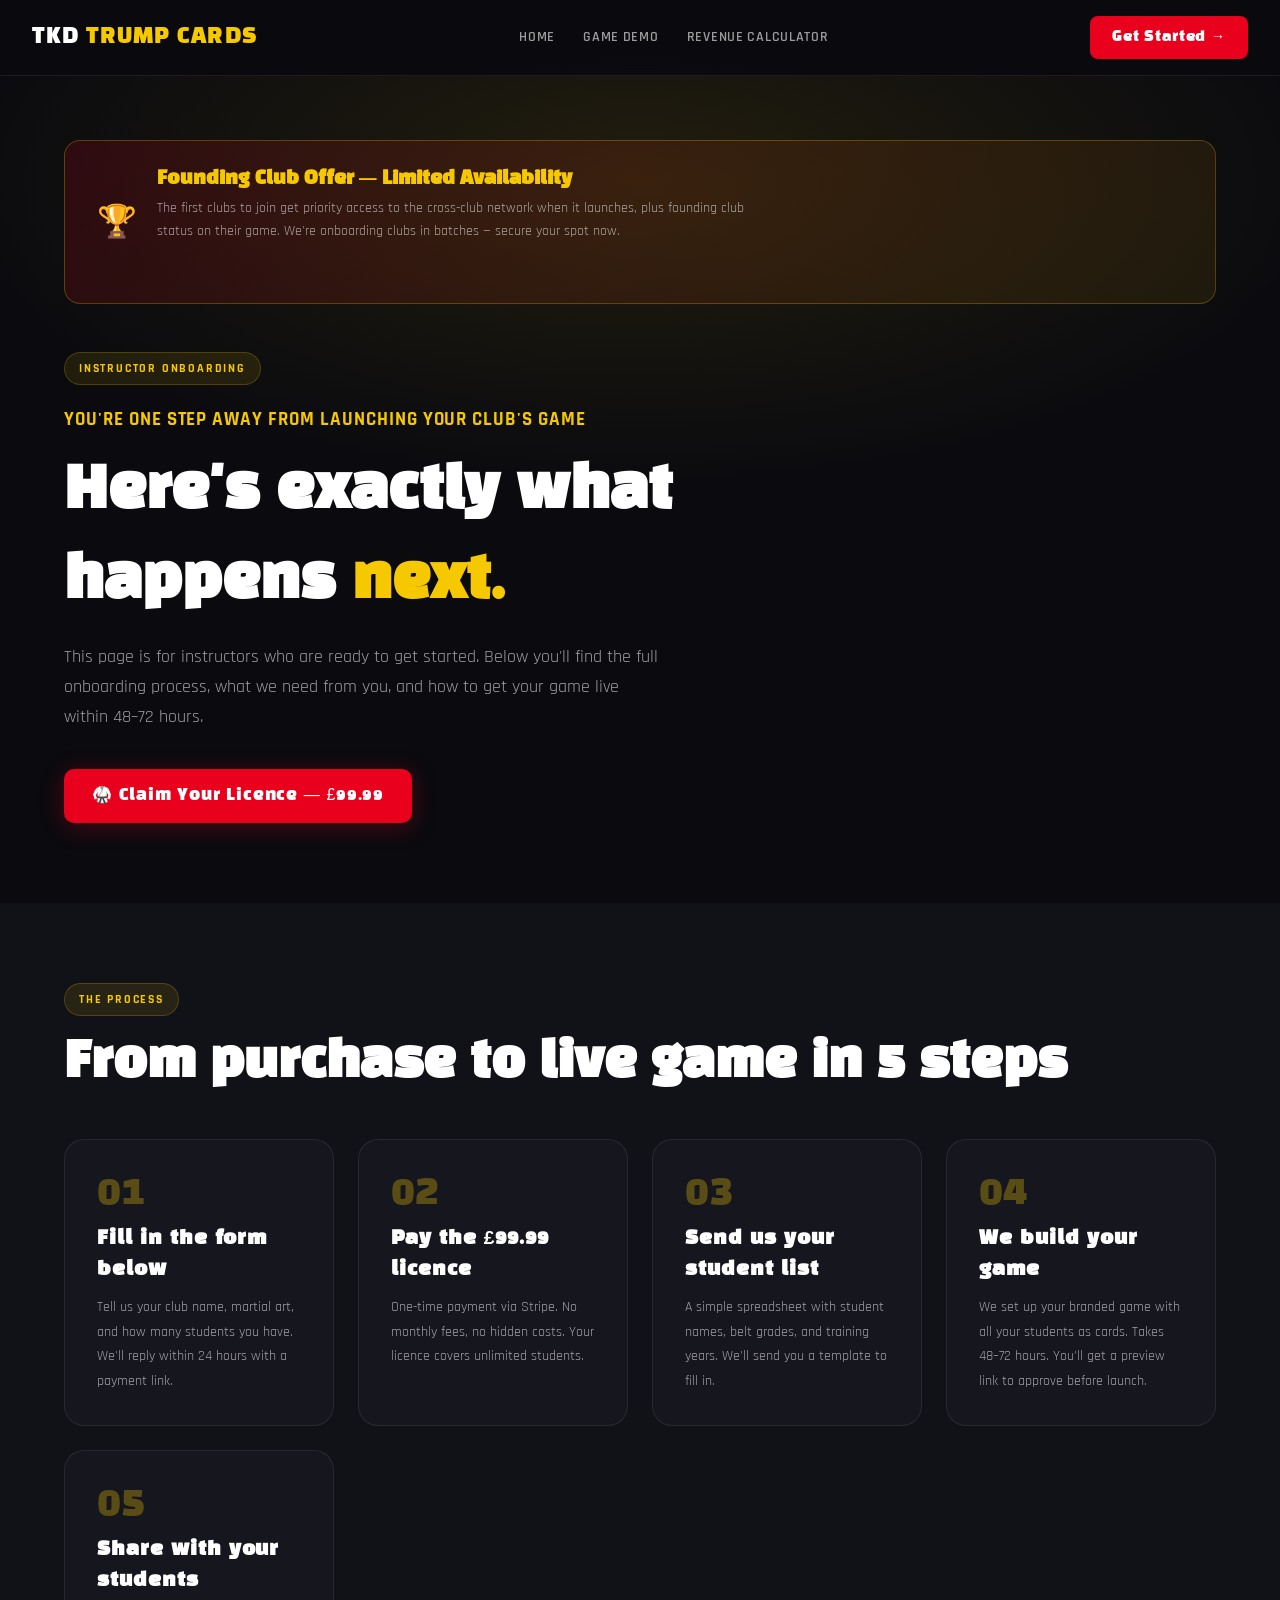
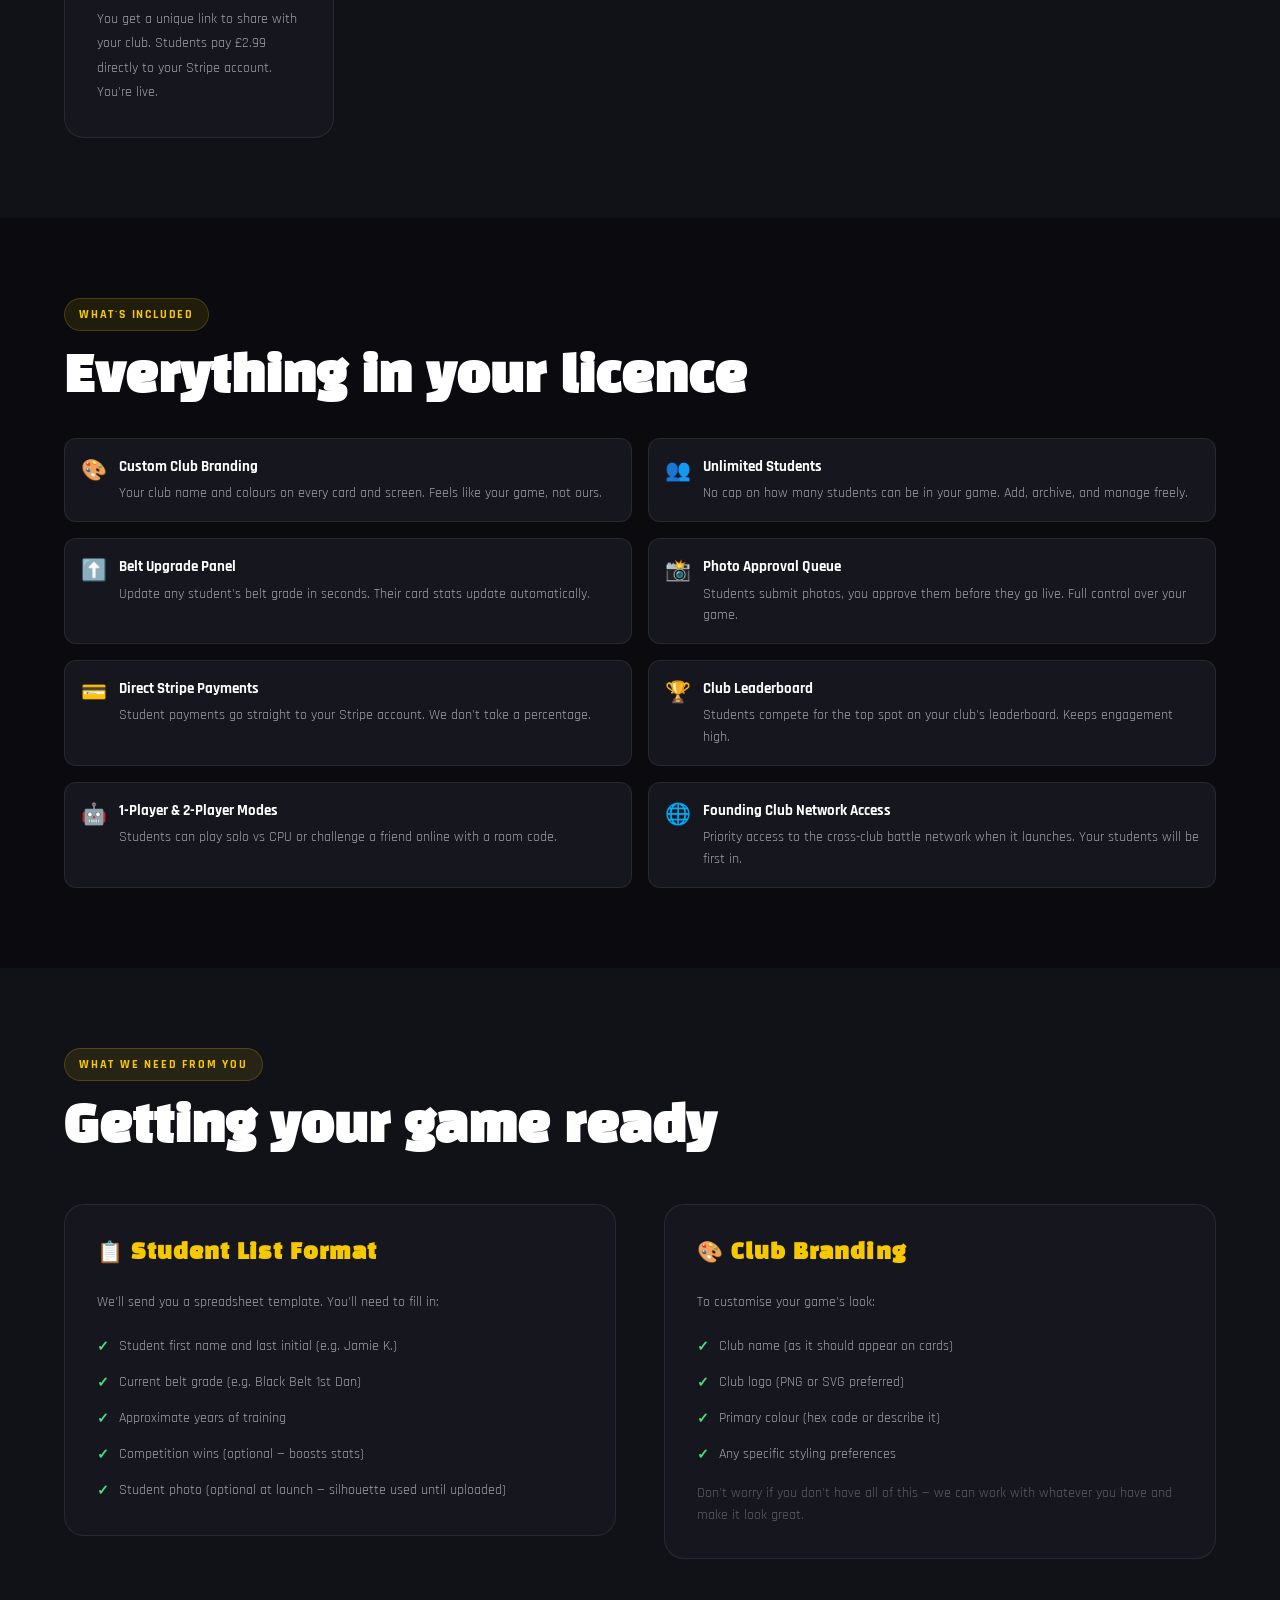
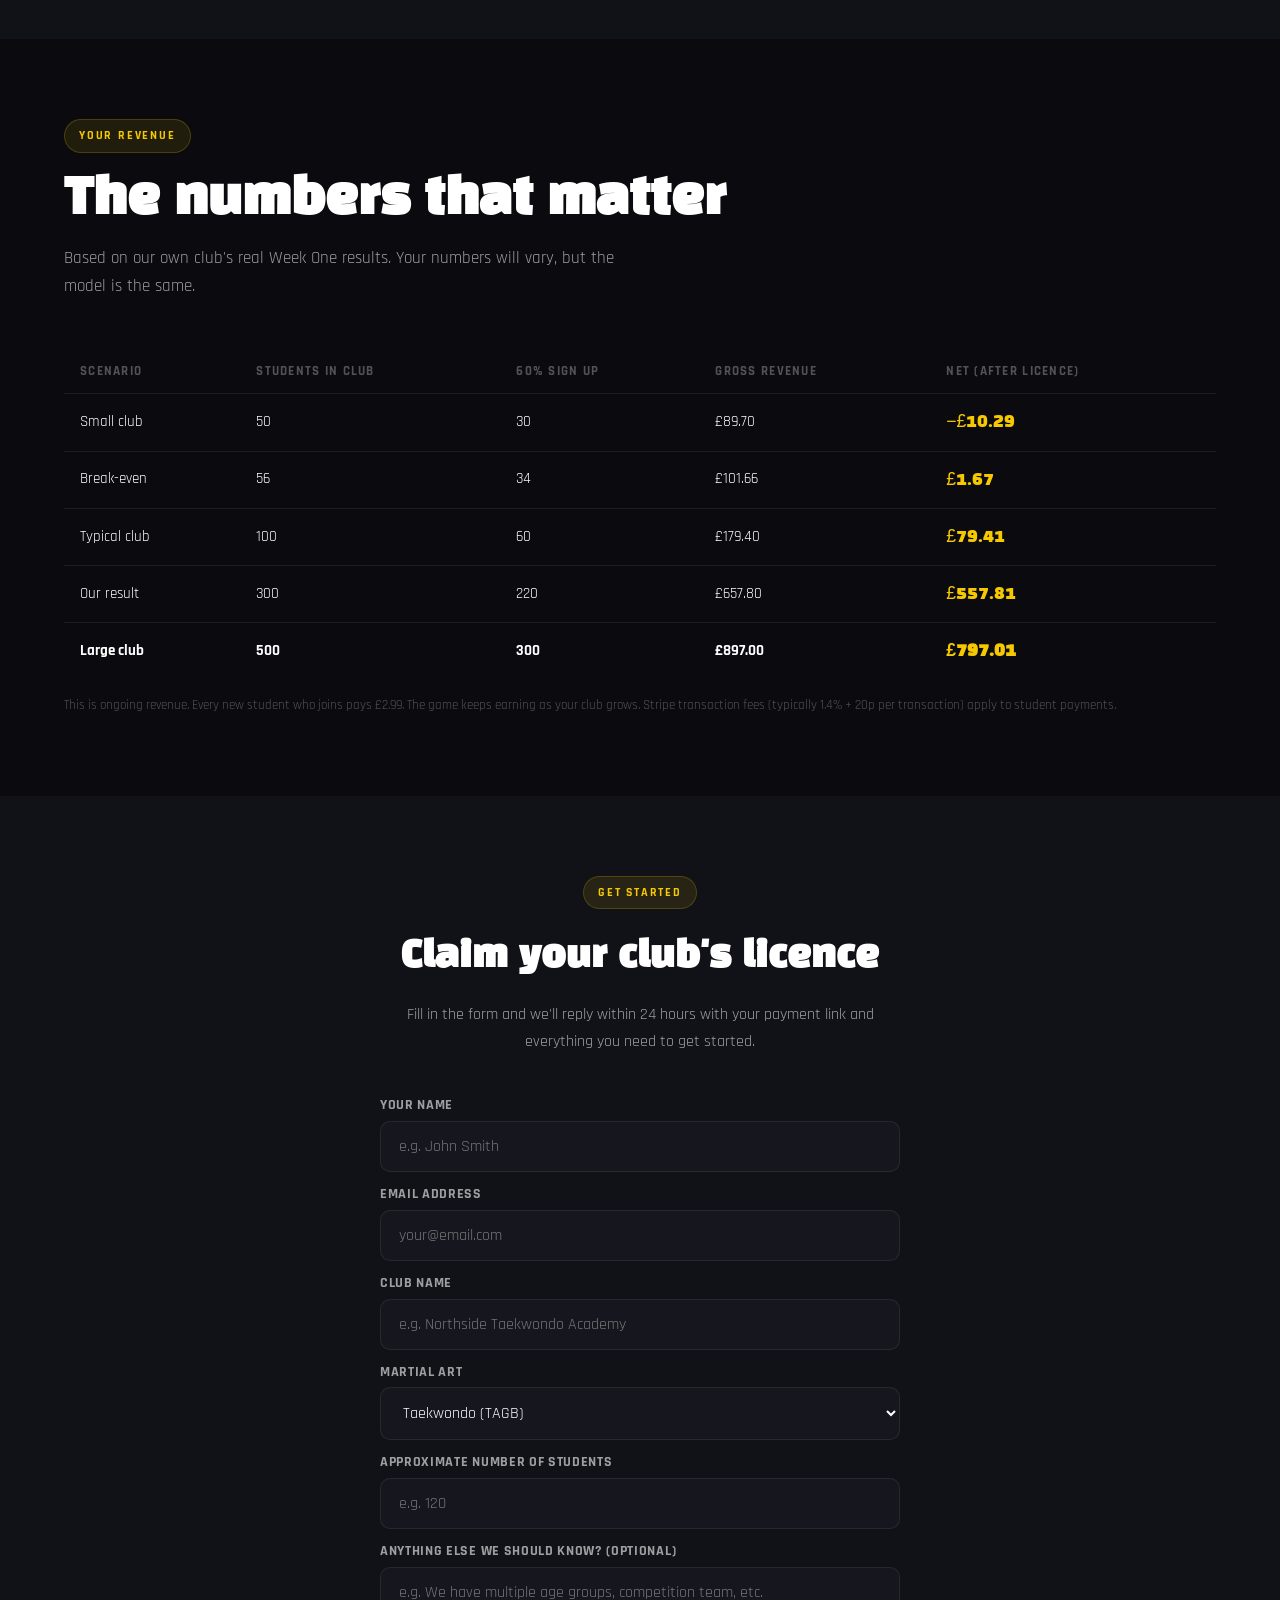
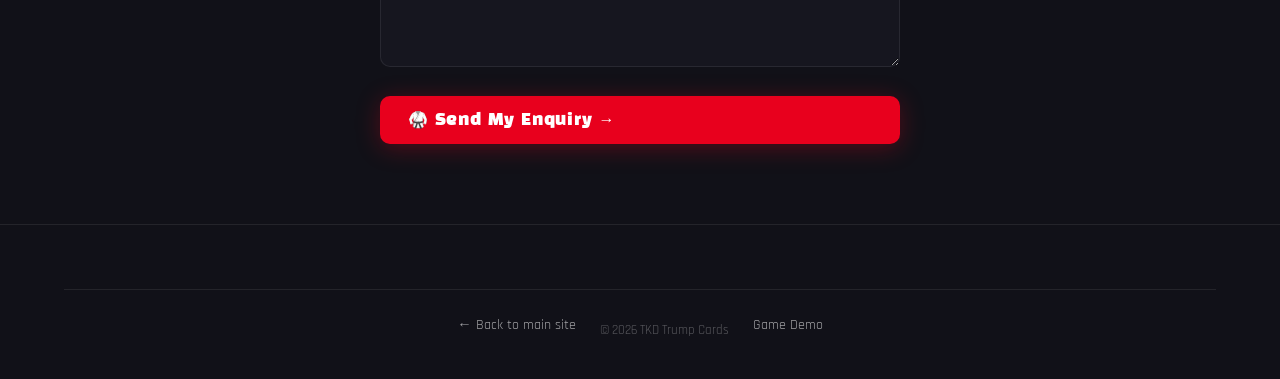
<file: for-instructors.html>
<!DOCTYPE html>
<html lang="en">
<head>
  <meta charset="UTF-8" />
  <meta name="viewport" content="width=device-width, initial-scale=1.0" />
  <title>TKD Trump Cards — For Instructors</title>
  <meta name="robots" content="noindex, nofollow" />
  <link rel="preconnect" href="https://fonts.googleapis.com" />
  <link rel="preconnect" href="https://fonts.gstatic.com" crossorigin />
  <link href="https://fonts.googleapis.com/css2?family=Black+Han+Sans&family=Rajdhani:wght@400;500;600;700&display=swap" rel="stylesheet" />
  <link rel="stylesheet" href="style.css" />
  <style>
    .instr-hero {
      padding: 140px 0 80px;
      background: radial-gradient(ellipse 80% 50% at 50% 20%, rgba(245,200,0,0.1) 0%, transparent 70%);
    }
    .instr-hero h1 { font-family: var(--font-display); font-size: clamp(2.2rem,5vw,3.5rem); margin-bottom: 16px; }
    .instr-hero .subtitle { font-size: 1.2rem; color: var(--gold); font-weight: 700; margin-bottom: 12px; letter-spacing: 0.05em; text-transform: uppercase; }
    .instr-hero p { font-size: 1.1rem; color: var(--white60); max-width: 600px; line-height: 1.7; margin-bottom: 36px; }
    .process-section { padding: 80px 0; background: var(--dark); }
    .process-grid { display: grid; grid-template-columns: repeat(auto-fit, minmax(240px,1fr)); gap: 24px; margin-top: 48px; }
    .process-step { background: var(--card-bg); border: 1px solid var(--border); border-radius: 20px; padding: 32px; }
    .process-step .num { font-family: var(--font-display); font-size: 2.5rem; color: var(--gold); opacity: 0.3; line-height: 1; margin-bottom: 12px; }
    .process-step h3 { font-family: var(--font-display); font-size: 1.2rem; margin-bottom: 10px; letter-spacing: 0.05em; }
    .process-step p { font-size: 0.9rem; color: var(--white60); line-height: 1.7; }
    .checklist-section { padding: 80px 0; }
    .checklist { display: grid; grid-template-columns: 1fr 1fr; gap: 16px; margin-top: 32px; }
    .check-item { display: flex; gap: 12px; align-items: flex-start; background: var(--card-bg); border: 1px solid var(--border); border-radius: 12px; padding: 16px; }
    .check-icon { font-size: 1.3rem; flex-shrink: 0; }
    .check-title { font-weight: 700; font-size: 0.95rem; margin-bottom: 4px; }
    .check-desc { font-size: 0.85rem; color: var(--white60); line-height: 1.6; }
    .onboarding-section { padding: 80px 0; background: var(--dark); }
    .onboard-grid { display: grid; grid-template-columns: 1fr 1fr; gap: 48px; align-items: start; margin-top: 48px; }
    .onboard-box { background: var(--card-bg); border: 1px solid var(--border); border-radius: 20px; padding: 32px; }
    .onboard-box h3 { font-family: var(--font-display); font-size: 1.3rem; margin-bottom: 20px; color: var(--gold); letter-spacing: 0.05em; }
    .onboard-list { display: flex; flex-direction: column; gap: 12px; }
    .onboard-item { display: flex; gap: 10px; align-items: flex-start; font-size: 0.9rem; color: var(--white60); line-height: 1.6; }
    .onboard-item::before { content: "✓"; color: #4ade80; font-weight: 700; flex-shrink: 0; margin-top: 1px; }
    .revenue-section { padding: 80px 0; }
    .revenue-table { width: 100%; border-collapse: collapse; margin-top: 32px; }
    .revenue-table th { text-align: left; padding: 12px 16px; font-size: 0.8rem; font-weight: 700; text-transform: uppercase; letter-spacing: 0.1em; color: var(--white30); border-bottom: 1px solid var(--border); }
    .revenue-table td { padding: 14px 16px; font-size: 0.95rem; border-bottom: 1px solid var(--border); }
    .revenue-table tr:last-child td { border-bottom: none; font-weight: 700; }
    .revenue-table .highlight { color: var(--gold); font-family: var(--font-display); font-size: 1.1rem; }
    .contact-section { padding: 80px 0; background: var(--dark); text-align: center; }
    .contact-section h2 { font-family: var(--font-display); font-size: 2.2rem; margin-bottom: 16px; }
    .contact-section p { color: var(--white60); max-width: 520px; margin: 0 auto 40px; line-height: 1.7; }
    .contact-form { display: flex; flex-direction: column; gap: 12px; max-width: 520px; margin: 0 auto; text-align: left; }
    .contact-form label { font-size: 0.85rem; font-weight: 700; color: var(--white60); margin-bottom: 4px; display: block; letter-spacing: 0.05em; text-transform: uppercase; }
    .contact-form input, .contact-form select, .contact-form textarea {
      padding: 14px 18px; background: var(--card-bg); border: 1px solid var(--border);
      border-radius: 10px; color: var(--white); font-family: var(--font-body); font-size: 1rem;
      outline: none; transition: border-color 0.2s; width: 100%;
    }
    .contact-form input:focus, .contact-form select:focus, .contact-form textarea:focus { border-color: var(--gold); }
    .contact-form textarea { min-height: 100px; resize: vertical; }
    .contact-form select option { background: #1a1a2e; }
    .urgency-banner { background: linear-gradient(135deg, rgba(232,0,29,0.15), rgba(245,200,0,0.08)); border: 1px solid rgba(245,200,0,0.25); border-radius: 16px; padding: 24px 32px; margin-bottom: 48px; display: flex; align-items: center; gap: 20px; }
    .urgency-icon { font-size: 2rem; flex-shrink: 0; }
    .urgency-text h4 { font-family: var(--font-display); font-size: 1.1rem; color: var(--gold); margin-bottom: 4px; }
    .urgency-text p { font-size: 0.9rem; color: var(--white60); line-height: 1.6; }
    @media (max-width: 700px) {
      .checklist { grid-template-columns: 1fr; }
      .onboard-grid { grid-template-columns: 1fr; }
    }
  </style>
</head>
<body>

  <!-- NAV -->
  <nav id="navbar">
    <a href="index.html" class="nav-logo">TKD <span>TRUMP CARDS</span></a>
    <div class="nav-links">
      <a href="index.html">Home</a>
      <a href="preview.html">Game Demo</a>
      <a href="index.html#calculator">Revenue Calculator</a>
    </div>
    <a href="#contact" class="nav-cta">Get Started →</a>
    <button class="nav-hamburger" onclick="toggleMobileMenu()" aria-label="Menu">☰</button>
  </nav>
  <div class="mobile-menu" id="mobileMenu">
    <a href="index.html" onclick="toggleMobileMenu()">Home</a>
    <a href="preview.html" onclick="toggleMobileMenu()">Game Demo</a>
    <a href="#contact" class="mobile-cta" onclick="toggleMobileMenu()">Get Started →</a>
  </div>

  <!-- HERO -->
  <div class="instr-hero">
    <div class="container">
      <div class="urgency-banner">
        <div class="urgency-icon">🏆</div>
        <div class="urgency-text">
          <h4>Founding Club Offer — Limited Availability</h4>
          <p>The first clubs to join get priority access to the cross-club network when it launches, plus founding club status on their game. We're onboarding clubs in batches — secure your spot now.</p>
        </div>
      </div>
      <div class="section-label">Instructor Onboarding</div>
      <div class="subtitle">You're one step away from launching your club's game</div>
      <h1>Here's exactly what<br>happens <span class="gold">next.</span></h1>
      <p>This page is for instructors who are ready to get started. Below you'll find the full onboarding process, what we need from you, and how to get your game live within 48–72 hours.</p>
      <a href="#contact" class="btn-primary">🥋 Claim Your Licence — £99.99</a>
    </div>
  </div>

  <!-- PROCESS -->
  <div class="process-section">
    <div class="container">
      <span class="section-label">The Process</span>
      <h2 class="section-title">From purchase to live game in 5 steps</h2>
      <div class="process-grid">
        <div class="process-step">
          <div class="num">01</div>
          <h3>Fill in the form below</h3>
          <p>Tell us your club name, martial art, and how many students you have. We'll reply within 24 hours with a payment link.</p>
        </div>
        <div class="process-step">
          <div class="num">02</div>
          <h3>Pay the £99.99 licence</h3>
          <p>One-time payment via Stripe. No monthly fees, no hidden costs. Your licence covers unlimited students.</p>
        </div>
        <div class="process-step">
          <div class="num">03</div>
          <h3>Send us your student list</h3>
          <p>A simple spreadsheet with student names, belt grades, and training years. We'll send you a template to fill in.</p>
        </div>
        <div class="process-step">
          <div class="num">04</div>
          <h3>We build your game</h3>
          <p>We set up your branded game with all your students as cards. Takes 48–72 hours. You'll get a preview link to approve before launch.</p>
        </div>
        <div class="process-step">
          <div class="num">05</div>
          <h3>Share with your students</h3>
          <p>You get a unique link to share with your club. Students pay £2.99 directly to your Stripe account. You're live.</p>
        </div>
      </div>
    </div>
  </div>

  <!-- WHAT YOU GET -->
  <div class="checklist-section">
    <div class="container">
      <span class="section-label">What's Included</span>
      <h2 class="section-title">Everything in your licence</h2>
      <div class="checklist">
        <div class="check-item"><div class="check-icon">🎨</div><div><div class="check-title">Custom Club Branding</div><div class="check-desc">Your club name and colours on every card and screen. Feels like your game, not ours.</div></div></div>
        <div class="check-item"><div class="check-icon">👥</div><div><div class="check-title">Unlimited Students</div><div class="check-desc">No cap on how many students can be in your game. Add, archive, and manage freely.</div></div></div>
        <div class="check-item"><div class="check-icon">⬆️</div><div><div class="check-title">Belt Upgrade Panel</div><div class="check-desc">Update any student's belt grade in seconds. Their card stats update automatically.</div></div></div>
        <div class="check-item"><div class="check-icon">📸</div><div><div class="check-title">Photo Approval Queue</div><div class="check-desc">Students submit photos, you approve them before they go live. Full control over your game.</div></div></div>
        <div class="check-item"><div class="check-icon">💳</div><div><div class="check-title">Direct Stripe Payments</div><div class="check-desc">Student payments go straight to your Stripe account. We don't take a percentage.</div></div></div>
        <div class="check-item"><div class="check-icon">🏆</div><div><div class="check-title">Club Leaderboard</div><div class="check-desc">Students compete for the top spot on your club's leaderboard. Keeps engagement high.</div></div></div>
        <div class="check-item"><div class="check-icon">🤖</div><div><div class="check-title">1-Player &amp; 2-Player Modes</div><div class="check-desc">Students can play solo vs CPU or challenge a friend online with a room code.</div></div></div>
        <div class="check-item"><div class="check-icon">🌐</div><div><div class="check-title">Founding Club Network Access</div><div class="check-desc">Priority access to the cross-club battle network when it launches. Your students will be first in.</div></div></div>
      </div>
    </div>
  </div>

  <!-- ONBOARDING DETAILS -->
  <div class="onboarding-section">
    <div class="container">
      <span class="section-label">What We Need From You</span>
      <h2 class="section-title">Getting your game ready</h2>
      <div class="onboard-grid">
        <div class="onboard-box">
          <h3>📋 Student List Format</h3>
          <p style="font-size:0.9rem;color:var(--white60);margin-bottom:20px;line-height:1.7;">We'll send you a spreadsheet template. You'll need to fill in:</p>
          <div class="onboard-list">
            <div class="onboard-item">Student first name and last initial (e.g. Jamie K.)</div>
            <div class="onboard-item">Current belt grade (e.g. Black Belt 1st Dan)</div>
            <div class="onboard-item">Approximate years of training</div>
            <div class="onboard-item">Competition wins (optional — boosts stats)</div>
            <div class="onboard-item">Student photo (optional at launch — silhouette used until uploaded)</div>
          </div>
        </div>
        <div class="onboard-box">
          <h3>🎨 Club Branding</h3>
          <p style="font-size:0.9rem;color:var(--white60);margin-bottom:20px;line-height:1.7;">To customise your game's look:</p>
          <div class="onboard-list">
            <div class="onboard-item">Club name (as it should appear on cards)</div>
            <div class="onboard-item">Club logo (PNG or SVG preferred)</div>
            <div class="onboard-item">Primary colour (hex code or describe it)</div>
            <div class="onboard-item">Any specific styling preferences</div>
          </div>
          <p style="font-size:0.85rem;color:var(--white30);margin-top:16px;line-height:1.6;">Don't worry if you don't have all of this — we can work with whatever you have and make it look great.</p>
        </div>
      </div>
    </div>
  </div>

  <!-- REVENUE BREAKDOWN -->
  <div class="revenue-section">
    <div class="container">
      <span class="section-label">Your Revenue</span>
      <h2 class="section-title">The numbers that matter</h2>
      <p class="section-sub">Based on our own club's real Week One results. Your numbers will vary, but the model is the same.</p>
      <table class="revenue-table">
        <thead>
          <tr>
            <th>Scenario</th>
            <th>Students in Club</th>
            <th>60% Sign Up</th>
            <th>Gross Revenue</th>
            <th>Net (after licence)</th>
          </tr>
        </thead>
        <tbody>
          <tr><td>Small club</td><td>50</td><td>30</td><td>£89.70</td><td class="highlight">−£10.29</td></tr>
          <tr><td>Break-even</td><td>56</td><td>34</td><td>£101.66</td><td class="highlight">£1.67</td></tr>
          <tr><td>Typical club</td><td>100</td><td>60</td><td>£179.40</td><td class="highlight">£79.41</td></tr>
          <tr><td>Our result</td><td>300</td><td>220</td><td>£657.80</td><td class="highlight">£557.81</td></tr>
          <tr><td>Large club</td><td>500</td><td>300</td><td>£897.00</td><td class="highlight">£797.01</td></tr>
        </tbody>
      </table>
      <p style="font-size:0.8rem;color:var(--white30);margin-top:16px;">This is ongoing revenue. Every new student who joins pays £2.99. The game keeps earning as your club grows. Stripe transaction fees (typically 1.4% + 20p per transaction) apply to student payments.</p>
    </div>
  </div>

  <!-- CONTACT FORM -->
  <div class="contact-section" id="contact">
    <div class="container">
      <span class="section-label">Get Started</span>
      <h2>Claim your club's licence</h2>
      <p>Fill in the form and we'll reply within 24 hours with your payment link and everything you need to get started.</p>
      <form class="contact-form" onsubmit="handleInstructorForm(event)">
        <div>
          <label for="i-name">Your name</label>
          <input type="text" id="i-name" placeholder="e.g. John Smith" required />
        </div>
        <div>
          <label for="i-email">Email address</label>
          <input type="email" id="i-email" placeholder="your@email.com" required />
        </div>
        <div>
          <label for="i-club">Club name</label>
          <input type="text" id="i-club" placeholder="e.g. Northside Taekwondo Academy" required />
        </div>
        <div>
          <label for="i-art">Martial art</label>
          <select id="i-art">
            <option value="Taekwondo (TAGB)">Taekwondo (TAGB)</option>
            <option value="Taekwondo (WTF/WT)">Taekwondo (WTF/WT)</option>
            <option value="Karate">Karate</option>
            <option value="Kickboxing">Kickboxing</option>
            <option value="BJJ">Brazilian Jiu-Jitsu</option>
            <option value="Judo">Judo</option>
            <option value="Other">Other</option>
          </select>
        </div>
        <div>
          <label for="i-students">Approximate number of students</label>
          <input type="number" id="i-students" placeholder="e.g. 120" min="1" required />
        </div>
        <div>
          <label for="i-notes">Anything else we should know? (optional)</label>
          <textarea id="i-notes" placeholder="e.g. We have multiple age groups, competition team, etc."></textarea>
        </div>
        <button type="submit" class="btn-primary" style="margin-top:8px;">🥋 Send My Enquiry →</button>
      </form>
      <div id="instr-success" style="display:none;text-align:center;padding:32px;background:rgba(74,222,128,0.1);border:1px solid rgba(74,222,128,0.3);border-radius:16px;color:#4ade80;font-weight:700;font-size:1.1rem;max-width:520px;margin:0 auto;">
        ✅ Enquiry sent! We'll reply within 24 hours with your payment link and next steps.
      </div>
    </div>
  </div>

  <!-- FOOTER -->
  <footer>
    <div class="container">
      <div class="footer-bottom" style="justify-content:center;gap:24px;">
        <a href="index.html" class="footer-link">← Back to main site</a>
        <span style="color:var(--white30);">© 2026 TKD Trump Cards</span>
        <a href="preview.html" class="footer-link">Game Demo</a>
      </div>
    </div>
  </footer>

  <script>
    function handleInstructorForm(e) {
      e.preventDefault();
      const name = document.getElementById('i-name').value;
      const email = document.getElementById('i-email').value;
      const club = document.getElementById('i-club').value;
      const art = document.getElementById('i-art').value;
      const students = document.getElementById('i-students').value;
      const notes = document.getElementById('i-notes').value;

      const subject = encodeURIComponent(`TKD Trump Cards Instructor Enquiry — ${club}`);
      const body = encodeURIComponent(`Hi,\n\nI'd like to get a TKD Trump Cards licence for my club.\n\nName: ${name}\nEmail: ${email}\nClub: ${club}\nMartial Art: ${art}\nNumber of Students: ${students}\nAdditional Notes: ${notes || 'None'}\n\nPlease send me the payment link and next steps.\n\nThanks,\n${name}`);
      window.location.href = `mailto:hello@tkdtrumpcards.co.uk?subject=${subject}&body=${body}`;

      document.querySelector('.contact-form').style.display = 'none';
      document.getElementById('instr-success').style.display = 'block';
    }

    window.addEventListener('scroll', () => {
      const nav = document.getElementById('navbar');
      if (nav) nav.classList.toggle('scrolled', window.scrollY > 60);
    });
    function toggleMobileMenu() {
      document.getElementById('mobileMenu').classList.toggle('open');
    }
  </script>
</body>
</html>
</file>
<file: style.css>
/* ===== DESIGN TOKENS ===== */
:root {
  --black: #0A0A0F;
  --dark: #111118;
  --card-bg: #16161f;
  --border: rgba(255,255,255,0.08);
  --red: #E8001D;
  --red-glow: rgba(232,0,29,0.3);
  --gold: #F5C800;
  --gold-dark: #C9A84C;
  --gold10: rgba(245,200,0,0.1);
  --gold20: rgba(245,200,0,0.2);
  --white: #ffffff;
  --white80: rgba(255,255,255,0.8);
  --white60: rgba(255,255,255,0.6);
  --white30: rgba(255,255,255,0.3);
  --white10: rgba(255,255,255,0.07);
  --font-display: 'Black Han Sans', sans-serif;
  --font-body: 'Rajdhani', sans-serif;
}

/* ===== RESET ===== */
*, *::before, *::after { box-sizing: border-box; margin: 0; padding: 0; }
html { scroll-behavior: smooth; }
body { background: var(--black); color: var(--white); font-family: var(--font-body); font-size: 16px; line-height: 1.6; overflow-x: hidden; }
a { color: inherit; text-decoration: none; }
img { max-width: 100%; }
ul { list-style: none; }

/* ===== CONTAINER ===== */
.container { max-width: 1200px; margin: 0 auto; padding: 0 24px; }

/* ===== NAV ===== */
#navbar {
  position: fixed; top: 0; left: 0; right: 0; z-index: 1000;
  display: flex; align-items: center; justify-content: space-between;
  padding: 16px 32px;
  background: rgba(10,10,15,0.92);
  backdrop-filter: blur(12px);
  border-bottom: 1px solid var(--border);
  transition: all 0.3s;
}
#navbar.scrolled { padding: 12px 32px; background: rgba(10,10,15,0.98); }
.nav-logo { font-family: var(--font-display); font-size: 1.3rem; letter-spacing: 0.05em; color: var(--white); }
.nav-logo span { color: var(--gold); }
.nav-links { display: flex; gap: 28px; }
.nav-links a { font-family: var(--font-body); font-weight: 600; font-size: 0.9rem; color: var(--white60); letter-spacing: 0.05em; transition: color 0.2s; text-transform: uppercase; }
.nav-links a:hover { color: var(--white); }
.nav-cta { background: var(--red); color: var(--white); padding: 10px 22px; border-radius: 8px; font-family: var(--font-display); font-size: 0.9rem; letter-spacing: 0.05em; transition: all 0.2s; }
.nav-cta:hover { background: #ff1a35; transform: translateY(-1px); box-shadow: 0 4px 20px var(--red-glow); }
.nav-hamburger { display: none; background: none; border: none; color: var(--white); font-size: 1.5rem; cursor: pointer; }
.mobile-menu { display: none; position: fixed; top: 65px; left: 0; right: 0; background: rgba(10,10,15,0.98); padding: 20px 32px; z-index: 999; border-bottom: 1px solid var(--border); flex-direction: column; gap: 16px; }
.mobile-menu.open { display: flex; }
.mobile-menu a { font-family: var(--font-body); font-weight: 600; font-size: 1rem; color: var(--white60); letter-spacing: 0.05em; text-transform: uppercase; padding: 8px 0; border-bottom: 1px solid var(--border); }
.mobile-cta { color: var(--gold) !important; border-bottom: none !important; }

/* ===== HERO ===== */
#hero {
  min-height: 100vh; display: flex; align-items: center;
  padding: 120px 0 80px; position: relative; overflow: hidden;
}
.hero-bg {
  position: absolute; inset: 0;
  background: radial-gradient(ellipse 80% 60% at 50% 30%, rgba(232,0,29,0.15) 0%, transparent 70%),
              radial-gradient(ellipse 60% 40% at 80% 60%, rgba(245,200,0,0.08) 0%, transparent 60%);
}
.hero-grid {
  position: absolute; inset: 0;
  background-image: linear-gradient(rgba(255,255,255,0.03) 1px, transparent 1px),
                    linear-gradient(90deg, rgba(255,255,255,0.03) 1px, transparent 1px);
  background-size: 60px 60px;
}
.hero-content { position: relative; z-index: 1; max-width: 800px; }
.hero-badge {
  display: inline-flex; align-items: center; gap: 8px;
  background: rgba(245,200,0,0.12); border: 1px solid rgba(245,200,0,0.3);
  color: var(--gold); padding: 8px 16px; border-radius: 100px;
  font-size: 0.85rem; font-weight: 700; letter-spacing: 0.05em;
  margin-bottom: 28px; text-transform: uppercase;
}
.dot { width: 8px; height: 8px; border-radius: 50%; background: var(--gold); animation: pulse 2s infinite; }
@keyframes pulse { 0%,100% { opacity:1; transform:scale(1); } 50% { opacity:0.5; transform:scale(1.4); } }
.hero-title { font-family: var(--font-display); font-size: clamp(2.4rem, 6vw, 4.2rem); line-height: 1.1; margin-bottom: 24px; }
.gold { color: var(--gold); }
.red { color: var(--red); }
.hero-sub { font-size: 1.15rem; color: var(--white60); max-width: 580px; margin-bottom: 36px; line-height: 1.7; }
.hero-buttons { display: flex; gap: 16px; flex-wrap: wrap; margin-bottom: 56px; }
.btn-primary {
  display: inline-flex; align-items: center; gap: 8px;
  background: var(--red); color: var(--white);
  padding: 14px 28px; border-radius: 10px;
  font-family: var(--font-display); font-size: 1rem; letter-spacing: 0.05em;
  transition: all 0.2s; cursor: pointer; border: none;
  box-shadow: 0 4px 24px var(--red-glow);
}
.btn-primary:hover { background: #ff1a35; transform: translateY(-2px); box-shadow: 0 8px 32px var(--red-glow); }
.btn-secondary {
  display: inline-flex; align-items: center; gap: 8px;
  background: transparent; color: var(--white);
  padding: 14px 28px; border-radius: 10px;
  font-family: var(--font-display); font-size: 1rem; letter-spacing: 0.05em;
  border: 1px solid rgba(255,255,255,0.2); transition: all 0.2s;
}
.btn-secondary:hover { background: var(--white10); border-color: rgba(255,255,255,0.4); transform: translateY(-2px); }
.hero-stats { display: flex; align-items: center; gap: 32px; flex-wrap: wrap; }
.hero-stat .number { font-family: var(--font-display); font-size: 2.2rem; color: var(--gold); line-height: 1; }
.hero-stat .label { font-size: 0.8rem; color: var(--white30); text-transform: uppercase; letter-spacing: 0.05em; margin-top: 4px; }
.hero-divider { width: 1px; height: 48px; background: var(--border); }

/* ===== PROOF STRIP ===== */
#proof-strip { background: var(--gold); padding: 20px 0; }
.proof-strip-inner { max-width: 1200px; margin: 0 auto; padding: 0 24px; display: flex; justify-content: space-around; align-items: center; flex-wrap: wrap; gap: 16px; }
.proof-item { text-align: center; }
.proof-item .num { font-family: var(--font-display); font-size: 1.6rem; color: var(--black); line-height: 1; }
.proof-item .desc { font-size: 0.75rem; font-weight: 700; color: rgba(0,0,0,0.6); text-transform: uppercase; letter-spacing: 0.05em; margin-top: 2px; }

/* ===== SECTIONS ===== */
section { padding: 100px 0; }
.section-label {
  display: inline-block; font-size: 0.75rem; font-weight: 700;
  letter-spacing: 0.15em; text-transform: uppercase;
  color: var(--gold); background: var(--gold10);
  border: 1px solid var(--gold20); padding: 6px 14px;
  border-radius: 100px; margin-bottom: 20px;
}
.section-label.coming-soon { color: #a78bfa; background: rgba(167,139,250,0.1); border-color: rgba(167,139,250,0.2); }
.section-title { font-family: var(--font-display); font-size: clamp(2rem, 4vw, 3rem); line-height: 1.15; margin-bottom: 16px; }
.section-sub { font-size: 1.05rem; color: var(--white60); max-width: 560px; line-height: 1.7; margin-bottom: 48px; }

/* ===== PREVIEW SECTION ===== */
#preview { background: var(--dark); }
.preview-tabs { display: flex; gap: 8px; justify-content: center; margin-bottom: 36px; flex-wrap: wrap; }
.preview-tab {
  padding: 10px 22px; border-radius: 100px; border: 1px solid var(--border);
  background: transparent; color: var(--white60); font-family: var(--font-body);
  font-weight: 700; font-size: 0.9rem; cursor: pointer; transition: all 0.2s;
  letter-spacing: 0.05em;
}
.preview-tab:hover { border-color: rgba(255,255,255,0.3); color: var(--white); }
.preview-tab.active { background: var(--gold); color: var(--black); border-color: var(--gold); }
.preview-panel { display: none; }
.preview-panel.active { display: block; }
.mode-label { display: inline-block; padding: 6px 16px; border-radius: 100px; font-weight: 700; font-size: 0.85rem; letter-spacing: 0.05em; margin-bottom: 8px; }
.student-mode { background: rgba(232,0,29,0.15); color: var(--red); border: 1px solid rgba(232,0,29,0.3); }
.legend-mode { background: rgba(255,107,0,0.15); color: #ff6b00; border: 1px solid rgba(255,107,0,0.3); }

/* ===== BATTLE ARENA ===== */
.battle-arena { display: grid; grid-template-columns: 1fr auto 1fr; gap: 24px; align-items: start; max-width: 900px; margin: 0 auto; }
.battle-stat-selector { display: flex; flex-direction: column; gap: 8px; align-items: center; padding-top: 8px; }
.battle-stat-selector h4 { font-family: var(--font-display); font-size: 1rem; color: var(--gold); margin-bottom: 4px; letter-spacing: 0.05em; }
.stat-pick-btn {
  width: 100%; display: flex; justify-content: space-between; align-items: center;
  padding: 9px 14px; background: var(--white10); border: 1px solid var(--border);
  border-radius: 8px; color: var(--white); font-family: var(--font-body);
  font-weight: 700; font-size: 0.85rem; cursor: pointer; transition: all 0.2s;
  letter-spacing: 0.03em;
}
.stat-pick-btn:hover { background: rgba(245,200,0,0.12); border-color: var(--gold); color: var(--gold); }
.stat-pick-btn.selected { background: rgba(245,200,0,0.2); border-color: var(--gold); color: var(--gold); }
.stat-pick-btn.win { background: rgba(74,222,128,0.2); border-color: #4ade80; color: #4ade80; }
.stat-pick-btn.lose { background: rgba(248,113,113,0.2); border-color: #f87171; color: #f87171; }
.stat-pick-btn.draw { background: rgba(251,191,36,0.2); border-color: #fbbf24; color: #fbbf24; }
.spb-val { font-size: 0.8rem; opacity: 0.7; }
.battle-result { text-align: center; padding: 10px; font-family: var(--font-display); font-size: 1.1rem; min-height: 44px; letter-spacing: 0.05em; }
.battle-result.win { color: #4ade80; }
.battle-result.lose { color: #f87171; }
.battle-result.draw { color: #fbbf24; }
.battle-controls { margin-top: 4px; }
.btn-battle { padding: 8px 18px; border-radius: 8px; border: none; cursor: pointer; font-family: var(--font-body); font-weight: 700; font-size: 0.85rem; transition: all 0.2s; }
.btn-battle.primary { background: var(--red); color: var(--white); }
.btn-battle.primary:hover { background: #ff1a35; }

/* ===== TRUMP CARD ===== */
.trump-card {
  background: var(--card-bg); border: 1px solid var(--border);
  border-radius: 16px; overflow: hidden;
  box-shadow: 0 8px 32px rgba(0,0,0,0.4);
  transition: all 0.3s;
}
.trump-card.win-glow { border-color: #4ade80; box-shadow: 0 0 30px rgba(74,222,128,0.3), 0 8px 32px rgba(0,0,0,0.4); }
.trump-card.lose-fade { opacity: 0.5; }
.trump-card.legendary { border-color: rgba(255,107,0,0.4); box-shadow: 0 8px 32px rgba(255,107,0,0.2); }
.card-header { display: flex; justify-content: space-between; align-items: center; padding: 8px 12px; background: rgba(0,0,0,0.3); }
.card-club { font-size: 0.7rem; font-weight: 700; letter-spacing: 0.1em; text-transform: uppercase; color: var(--white60); }
.card-rarity { font-size: 0.65rem; font-weight: 700; letter-spacing: 0.1em; padding: 2px 8px; border-radius: 4px; text-transform: uppercase; }
.rarity-black { background: rgba(255,255,255,0.1); color: var(--white); }
.rarity-red { background: rgba(232,0,29,0.2); color: var(--red); }
.rarity-blue { background: rgba(96,165,250,0.2); color: #60a5fa; }
.rarity-legend { background: rgba(255,107,0,0.2); color: #ff6b00; }
.card-portrait { height: 120px; display: flex; align-items: center; justify-content: center; overflow: hidden; }
.card-portrait svg { width: 100%; height: 100%; }
.card-name-band { padding: 8px 12px 6px; background: rgba(0,0,0,0.2); }
.card-name { font-family: var(--font-display); font-size: 1rem; letter-spacing: 0.05em; }
.card-belt { font-size: 0.7rem; color: var(--gold); font-weight: 700; margin-top: 2px; }
.card-stats { padding: 8px 12px 12px; display: flex; flex-direction: column; gap: 5px; }
.stat-row { display: flex; align-items: center; gap: 6px; }
.stat-row.highlighted .stat-name, .stat-row.highlighted .stat-val { color: var(--gold); }
.stat-name { font-size: 0.65rem; font-weight: 700; letter-spacing: 0.05em; text-transform: uppercase; color: var(--white30); width: 68px; flex-shrink: 0; }
.stat-bar-wrap { flex: 1; height: 5px; background: rgba(255,255,255,0.08); border-radius: 3px; overflow: hidden; }
.stat-bar { height: 100%; border-radius: 3px; transition: width 0.5s ease; }
.stat-val { font-size: 0.7rem; font-weight: 700; color: var(--white60); width: 22px; text-align: right; flex-shrink: 0; }

/* ===== LEGEND BUTTONS ===== */
.legend-btn {
  padding: 10px 20px; border-radius: 8px; border: 1px solid var(--border);
  background: var(--white10); color: var(--white60); font-family: var(--font-body);
  font-weight: 700; font-size: 0.9rem; cursor: pointer; transition: all 0.2s;
}
.legend-btn:hover { border-color: #ff6b00; color: #ff6b00; background: rgba(255,107,0,0.1); }
.legend-btn.selected { border-color: #ff6b00; color: #ff6b00; background: rgba(255,107,0,0.15); }

/* ===== CARD GALLERY ===== */
.card-gallery { display: flex; gap: 16px; justify-content: center; flex-wrap: wrap; }

/* ===== HOW IT WORKS ===== */
#how { background: var(--black); }
.steps-grid { display: grid; grid-template-columns: 1fr auto 1fr auto 1fr; gap: 0; align-items: start; }
.step-card {
  background: var(--card-bg); border: 1px solid var(--border);
  border-radius: 20px; padding: 36px 28px; text-align: center;
  transition: all 0.3s;
}
.step-card:hover { border-color: var(--gold20); transform: translateY(-4px); box-shadow: 0 16px 48px rgba(0,0,0,0.3); }
.step-num { font-family: var(--font-display); font-size: 3rem; color: rgba(245,200,0,0.15); line-height: 1; margin-bottom: 12px; }
.step-icon { font-size: 2.5rem; margin-bottom: 16px; }
.step-card h3 { font-family: var(--font-display); font-size: 1.3rem; margin-bottom: 12px; letter-spacing: 0.05em; }
.step-card p { font-size: 0.95rem; color: var(--white60); line-height: 1.7; }
.step-badge { display: inline-block; margin-top: 16px; padding: 6px 14px; background: var(--gold10); border: 1px solid var(--gold20); border-radius: 100px; font-size: 0.8rem; font-weight: 700; color: var(--gold); }
.step-connector { display: flex; align-items: center; justify-content: center; font-size: 2rem; color: var(--gold20); padding-top: 80px; }

/* ===== STORY ===== */
#story { background: var(--dark); }
.story-grid { display: grid; grid-template-columns: 1fr 1fr; gap: 64px; align-items: center; }
.story-card { background: var(--card-bg); border: 1px solid var(--border); border-radius: 16px; padding: 28px; margin-top: 24px; }
.quote { font-size: 1.05rem; color: var(--white80); line-height: 1.8; font-style: italic; border-left: 3px solid var(--gold); padding-left: 16px; }
.attribution { margin-top: 16px; font-size: 0.85rem; color: var(--white30); }
.attribution strong { color: var(--gold); }
.revenue-breakdown { background: var(--card-bg); border: 1px solid var(--border); border-radius: 20px; padding: 32px; }
.revenue-breakdown h3 { font-family: var(--font-display); font-size: 1.3rem; margin-bottom: 24px; color: var(--gold); letter-spacing: 0.05em; }
.rev-row { display: flex; justify-content: space-between; align-items: center; padding: 12px 0; border-bottom: 1px solid var(--border); }
.rev-row .label { font-size: 0.9rem; color: var(--white60); }
.rev-row .value { font-family: var(--font-display); font-size: 1.1rem; }
.rev-row.total { border-bottom: none; border-top: 2px solid var(--border); margin-top: 4px; padding-top: 16px; }
.rev-row.total .label { color: var(--white); font-weight: 700; }
.rev-row.total .value { font-size: 1.4rem; }

/* ===== CALCULATOR ===== */
#calculator { background: var(--black); }
.calc-card { background: var(--card-bg); border: 1px solid var(--border); border-radius: 24px; padding: 48px; max-width: 800px; margin: 0 auto; }
.calc-card h3 { font-family: var(--font-display); font-size: 1.5rem; margin-bottom: 8px; color: var(--gold); letter-spacing: 0.05em; }
.calc-slider-row { display: flex; justify-content: space-between; align-items: center; margin-bottom: 12px; }
.calc-slider-row label { font-weight: 700; font-size: 0.95rem; color: var(--white60); }
.calc-num { font-family: var(--font-display); font-size: 1.8rem; color: var(--gold); }
input[type="range"] { width: 100%; height: 6px; background: var(--border); border-radius: 3px; outline: none; cursor: pointer; margin-bottom: 36px; accent-color: var(--gold); }
.calc-results { display: grid; grid-template-columns: repeat(3, 1fr); gap: 20px; }
.calc-result-item { background: var(--white10); border: 1px solid var(--border); border-radius: 16px; padding: 24px; text-align: center; }
.calc-result-item.highlight { background: var(--gold10); border-color: var(--gold20); }
.calc-label { font-size: 0.8rem; font-weight: 700; text-transform: uppercase; letter-spacing: 0.1em; color: var(--white30); margin-bottom: 8px; }
.calc-value { font-family: var(--font-display); font-size: 1.8rem; color: var(--white); }
.calc-result-item.highlight .calc-value { color: var(--gold); }

/* ===== FEATURES ===== */
#features { background: var(--dark); }
.features-grid { display: grid; grid-template-columns: 1fr 1fr; gap: 64px; }
.features-heading { font-family: var(--font-display); font-size: 1.3rem; margin-bottom: 28px; letter-spacing: 0.05em; color: var(--gold); }
.feature-list { display: flex; flex-direction: column; gap: 20px; }
.feature-item { display: flex; gap: 16px; align-items: flex-start; }
.feature-icon { font-size: 1.4rem; flex-shrink: 0; margin-top: 2px; }
.f-title { font-weight: 700; font-size: 1rem; margin-bottom: 4px; }
.f-desc { font-size: 0.9rem; color: var(--white60); line-height: 1.6; }

/* ===== PRICING ===== */
#pricing { background: var(--black); }
.pricing-grid { display: grid; grid-template-columns: 1fr 1fr; gap: 32px; max-width: 860px; margin: 0 auto; }
.price-card { background: var(--card-bg); border: 1px solid var(--border); border-radius: 24px; padding: 40px; }
.price-card.featured { border-color: var(--gold); background: linear-gradient(160deg, #1a1500, var(--card-bg)); position: relative; }
.price-badge { position: absolute; top: -14px; left: 50%; transform: translateX(-50%); background: var(--gold); color: var(--black); padding: 6px 20px; border-radius: 100px; font-size: 0.8rem; font-weight: 700; white-space: nowrap; }
.who { font-size: 0.8rem; font-weight: 700; text-transform: uppercase; letter-spacing: 0.1em; color: var(--white30); margin-bottom: 8px; }
.price { font-family: var(--font-display); font-size: 3.5rem; color: var(--white); line-height: 1; }
.price-period { font-size: 0.85rem; color: var(--white30); margin-bottom: 28px; margin-top: 4px; }
.price-features { display: flex; flex-direction: column; gap: 10px; }
.price-features li { font-size: 0.95rem; color: var(--white60); }
.price-features li::before { content: none; }
.price-note { font-size: 0.8rem; color: var(--white30); margin-top: 16px; line-height: 1.6; }

/* ===== NETWORK ===== */
#network { background: var(--dark); }
.network-grid { display: grid; grid-template-columns: repeat(3, 1fr); gap: 24px; }
.network-card { background: var(--card-bg); border: 1px solid var(--border); border-radius: 20px; padding: 32px; text-align: center; transition: all 0.3s; }
.network-card:hover { border-color: rgba(167,139,250,0.3); transform: translateY(-4px); }
.nc-icon { font-size: 2.5rem; margin-bottom: 16px; }
.network-card h4 { font-family: var(--font-display); font-size: 1.2rem; margin-bottom: 12px; letter-spacing: 0.05em; }
.network-card p { font-size: 0.9rem; color: var(--white60); line-height: 1.7; }

/* ===== FAQ ===== */
#faq { background: var(--black); }
.faq-list { max-width: 760px; margin: 0 auto; display: flex; flex-direction: column; gap: 12px; }
.faq-item { background: var(--card-bg); border: 1px solid var(--border); border-radius: 16px; overflow: hidden; cursor: pointer; transition: border-color 0.2s; }
.faq-item:hover { border-color: var(--gold20); }
.faq-item.open { border-color: var(--gold20); }
.faq-question { padding: 20px 24px; font-weight: 700; font-size: 1rem; display: flex; justify-content: space-between; align-items: center; gap: 16px; }
.faq-chevron { color: var(--gold); transition: transform 0.3s; flex-shrink: 0; }
.faq-item.open .faq-chevron { transform: rotate(180deg); }
.faq-answer { max-height: 0; overflow: hidden; transition: max-height 0.4s ease, padding 0.3s; font-size: 0.95rem; color: var(--white60); line-height: 1.7; padding: 0 24px; }
.faq-item.open .faq-answer { max-height: 300px; padding: 0 24px 20px; }

/* ===== CTA ===== */
#cta { background: linear-gradient(160deg, #1a0005, var(--black)); text-align: center; padding: 120px 0; }
#cta h2 { font-family: var(--font-display); font-size: clamp(2rem, 4vw, 3rem); margin-bottom: 16px; }
#cta p { font-size: 1.05rem; color: var(--white60); max-width: 520px; margin: 0 auto 40px; line-height: 1.7; }
.signup-form { display: flex; flex-direction: column; gap: 12px; max-width: 480px; margin: 0 auto 16px; }
.signup-form input { padding: 14px 18px; background: var(--card-bg); border: 1px solid var(--border); border-radius: 10px; color: var(--white); font-family: var(--font-body); font-size: 1rem; outline: none; transition: border-color 0.2s; }
.signup-form input:focus { border-color: var(--gold); }
.signup-form input::placeholder { color: var(--white30); }

/* ===== FOOTER ===== */
footer { background: var(--dark); border-top: 1px solid var(--border); padding: 64px 0 32px; }
.footer-grid { display: grid; grid-template-columns: 1.5fr 1fr 1fr; gap: 48px; margin-bottom: 48px; }
.footer-logo { font-family: var(--font-display); font-size: 1.4rem; }
.footer-logo span { color: var(--gold); }
.footer-heading { font-size: 0.75rem; font-weight: 700; letter-spacing: 0.15em; text-transform: uppercase; color: var(--white30); margin-bottom: 16px; }
.footer-link { display: block; font-size: 0.9rem; color: var(--white60); margin-bottom: 10px; transition: color 0.2s; }
.footer-link:hover { color: var(--white); }
.footer-bottom { display: flex; justify-content: space-between; align-items: center; padding-top: 24px; border-top: 1px solid var(--border); font-size: 0.8rem; color: var(--white30); flex-wrap: wrap; gap: 8px; }

/* ===== ANIMATIONS ===== */
.fade-up { opacity: 0; transform: translateY(30px); transition: opacity 0.6s ease, transform 0.6s ease; }
.fade-up.visible { opacity: 1; transform: translateY(0); }
.fade-up-delay-1 { transition-delay: 0.15s; }
.fade-up-delay-2 { transition-delay: 0.3s; }

/* ===== RESPONSIVE ===== */
@media (max-width: 900px) {
  .steps-grid { grid-template-columns: 1fr; }
  .step-connector { display: none; }
  .story-grid { grid-template-columns: 1fr; gap: 40px; }
  .features-grid { grid-template-columns: 1fr; gap: 40px; }
  .pricing-grid { grid-template-columns: 1fr; }
  .network-grid { grid-template-columns: 1fr; }
  .footer-grid { grid-template-columns: 1fr; gap: 32px; }
  .battle-arena { grid-template-columns: 1fr; }
  .battle-stat-selector { flex-direction: row; flex-wrap: wrap; justify-content: center; }
  .stat-pick-btn { width: auto; min-width: 120px; }
  .calc-results { grid-template-columns: 1fr; }
}
@media (max-width: 640px) {
  .nav-links { display: none; }
  .nav-cta { display: none; }
  .nav-hamburger { display: block; }
  .hero-stats { gap: 16px; }
  .hero-divider { display: none; }
  .proof-strip-inner { gap: 12px; }
  .proof-item .num { font-size: 1.2rem; }
  .calc-card { padding: 28px 20px; }
}
</file>
